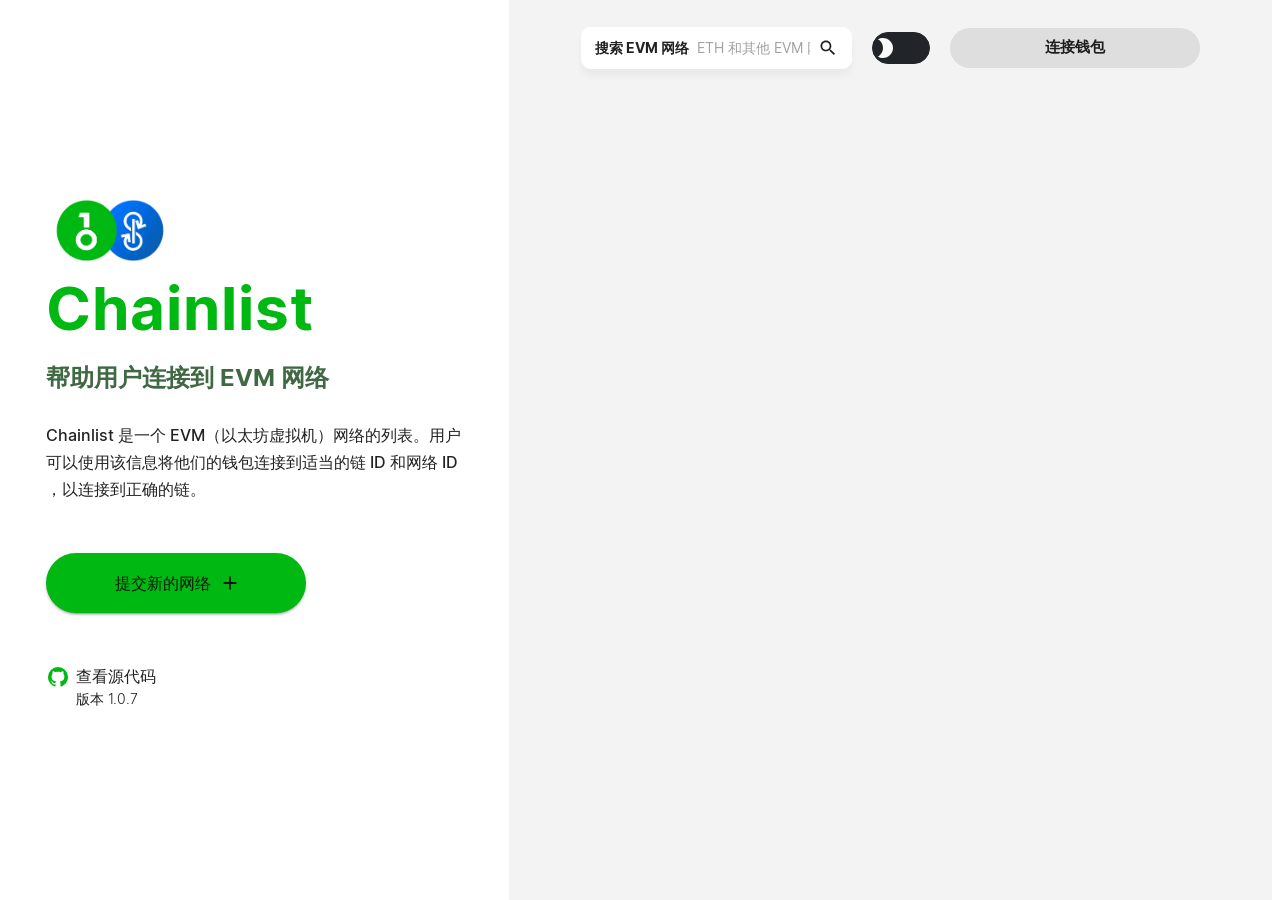
<file: index.html>
<!DOCTYPE html><html lang="en"><head><link rel="stylesheet" href="/fonts/Inter/Inter.css"/><link rel="stylesheet" href="/fonts/Druk/Druk.css"/><meta name="viewport" content="width=device-width"/><meta charSet="utf-8"/><title>OneKey - Chainlist</title><link rel="icon" href="/favicon.png"/><meta name="next-head-count" content="4"/><link rel="preload" href="/_next/static/css/2f26bb9842d84a608fa3.css" as="style"/><link rel="stylesheet" href="/_next/static/css/2f26bb9842d84a608fa3.css" data-n-g=""/><link rel="preload" href="/_next/static/css/fe6871cd99eef76c4191.css" as="style"/><link rel="stylesheet" href="/_next/static/css/fe6871cd99eef76c4191.css" data-n-p=""/><noscript data-n-css=""></noscript><link rel="preload" href="/_next/static/chunks/main-086009e9aed8849c8dfe.js" as="script"/><link rel="preload" href="/_next/static/chunks/webpack-245f049e565ebf942e09.js" as="script"/><link rel="preload" href="/_next/static/chunks/framework.36a632635a728ef34034.js" as="script"/><link rel="preload" href="/_next/static/chunks/061e6b60.aa59003f57ceb96dac91.js" as="script"/><link rel="preload" href="/_next/static/chunks/commons.0b5360498aae0696b851.js" as="script"/><link rel="preload" href="/_next/static/chunks/71247caf95475e3ea7f9a0f8a30beb258b23d005.b3cc2565dcf0814236f6.js" as="script"/><link rel="preload" href="/_next/static/chunks/pages/_app-bf90b496f4bc23774b0b.js" as="script"/><link rel="preload" href="/_next/static/chunks/pages/index-1e2d38e2439dde6bbce4.js" as="script"/><style id="jss-server-side">html {
  box-sizing: border-box;
  -webkit-font-smoothing: antialiased;
  -moz-osx-font-smoothing: grayscale;
}
*, *::before, *::after {
  box-sizing: inherit;
}
strong, b {
  font-weight: 700;
}
body {
  color: rgba(0, 0, 0, 0.87);
  margin: 0;
  font-size: 0.875rem;
  font-family: Inter,Arial,-apple-system,BlinkMacSystemFont,"Segoe UI",Roboto,"Helvetica Neue",sans-serif,"Apple Color Emoji","Segoe UI Emoji","Segoe UI Symbol";
  font-weight: 400;
  line-height: 1.43;
  background-color: #fff;
}
@media print {
  body {
    background-color: #fff;
  }
}
  body::backdrop {
    background-color: #fff;
  }
  .MuiSvgIcon-root {
    fill: currentColor;
    width: 1em;
    height: 1em;
    display: inline-block;
    font-size: 1.5rem;
    transition: fill 200ms cubic-bezier(0.4, 0, 0.2, 1) 0ms;
    flex-shrink: 0;
    user-select: none;
  }
  .MuiSvgIcon-colorPrimary {
    color: #00B812;
  }
  .MuiSvgIcon-colorSecondary {
    color: #DEDEDE;
  }
  .MuiSvgIcon-colorAction {
    color: rgba(0, 0, 0, 0.54);
  }
  .MuiSvgIcon-colorError {
    color: #dc3545;
  }
  .MuiSvgIcon-colorDisabled {
    color: rgba(0, 0, 0, 0.26);
  }
  .MuiSvgIcon-fontSizeInherit {
    font-size: inherit;
  }
  .MuiSvgIcon-fontSizeSmall {
    font-size: 1.25rem;
  }
  .MuiSvgIcon-fontSizeLarge {
    font-size: 2.1875rem;
  }
  .MuiSvgIcon-root-98 {
    fill: currentColor;
    width: 1em;
    height: 1em;
    display: inline-block;
    font-size: 1.5rem;
    transition: fill 200ms cubic-bezier(0.4, 0, 0.2, 1) 0ms;
    flex-shrink: 0;
    user-select: none;
  }
  .MuiSvgIcon-colorPrimary-99 {
    color: #00B812;
  }
  .MuiSvgIcon-colorSecondary-100 {
    color: #f50057;
  }
  .MuiSvgIcon-colorAction-101 {
    color: rgba(0, 0, 0, 0.54);
  }
  .MuiSvgIcon-colorError-102 {
    color: #f44336;
  }
  .MuiSvgIcon-colorDisabled-103 {
    color: rgba(0, 0, 0, 0.26);
  }
  .MuiSvgIcon-fontSizeInherit-104 {
    font-size: inherit;
  }
  .MuiSvgIcon-fontSizeSmall-105 {
    font-size: 1.25rem;
  }
  .MuiSvgIcon-fontSizeLarge-106 {
    font-size: 2.1875rem;
  }
  .MuiPaper-root-1 {
    color: rgba(0, 0, 0, 0.87);
    transition: box-shadow 300ms cubic-bezier(0.4, 0, 0.2, 1) 0ms;
    background-color: #fff;
  }
  .MuiPaper-rounded-2 {
    border-radius: 10px;
  }
  .MuiPaper-outlined-3 {
    border: 1px solid rgba(0, 0, 0, 0.12);
  }
  .MuiPaper-elevation0-4 {
    box-shadow: none;
  }
  .MuiPaper-elevation1-5 {
    box-shadow: 0px 7px 7px #0000000A;;
    -moz-box-shadow: 0px 7px 7px #0000000A;;
    -webkit-box-shadow: 0px 7px 7px #0000000A;;
  }
  .MuiPaper-elevation2-6 {
    box-shadow: 0px 3px 1px -2px rgba(0,0,0,0.2),0px 2px 2px 0px rgba(0,0,0,0.14),0px 1px 5px 0px rgba(0,0,0,0.12);
  }
  .MuiPaper-elevation3-7 {
    box-shadow: 0px 3px 3px -2px rgba(0,0,0,0.2),0px 3px 4px 0px rgba(0,0,0,0.14),0px 1px 8px 0px rgba(0,0,0,0.12);
  }
  .MuiPaper-elevation4-8 {
    box-shadow: 0px 2px 4px -1px rgba(0,0,0,0.2),0px 4px 5px 0px rgba(0,0,0,0.14),0px 1px 10px 0px rgba(0,0,0,0.12);
  }
  .MuiPaper-elevation5-9 {
    box-shadow: 0px 3px 5px -1px rgba(0,0,0,0.2),0px 5px 8px 0px rgba(0,0,0,0.14),0px 1px 14px 0px rgba(0,0,0,0.12);
  }
  .MuiPaper-elevation6-10 {
    box-shadow: 0px 3px 5px -1px rgba(0,0,0,0.2),0px 6px 10px 0px rgba(0,0,0,0.14),0px 1px 18px 0px rgba(0,0,0,0.12);
  }
  .MuiPaper-elevation7-11 {
    box-shadow: 0px 4px 5px -2px rgba(0,0,0,0.2),0px 7px 10px 1px rgba(0,0,0,0.14),0px 2px 16px 1px rgba(0,0,0,0.12);
  }
  .MuiPaper-elevation8-12 {
    box-shadow: 0px 5px 5px -3px rgba(0,0,0,0.2),0px 8px 10px 1px rgba(0,0,0,0.14),0px 3px 14px 2px rgba(0,0,0,0.12);
  }
  .MuiPaper-elevation9-13 {
    box-shadow: 0px 5px 6px -3px rgba(0,0,0,0.2),0px 9px 12px 1px rgba(0,0,0,0.14),0px 3px 16px 2px rgba(0,0,0,0.12);
  }
  .MuiPaper-elevation10-14 {
    box-shadow: 0px 6px 6px -3px rgba(0,0,0,0.2),0px 10px 14px 1px rgba(0,0,0,0.14),0px 4px 18px 3px rgba(0,0,0,0.12);
  }
  .MuiPaper-elevation11-15 {
    box-shadow: 0px 6px 7px -4px rgba(0,0,0,0.2),0px 11px 15px 1px rgba(0,0,0,0.14),0px 4px 20px 3px rgba(0,0,0,0.12);
  }
  .MuiPaper-elevation12-16 {
    box-shadow: 0px 7px 8px -4px rgba(0,0,0,0.2),0px 12px 17px 2px rgba(0,0,0,0.14),0px 5px 22px 4px rgba(0,0,0,0.12);
  }
  .MuiPaper-elevation13-17 {
    box-shadow: 0px 7px 8px -4px rgba(0,0,0,0.2),0px 13px 19px 2px rgba(0,0,0,0.14),0px 5px 24px 4px rgba(0,0,0,0.12);
  }
  .MuiPaper-elevation14-18 {
    box-shadow: 0px 7px 9px -4px rgba(0,0,0,0.2),0px 14px 21px 2px rgba(0,0,0,0.14),0px 5px 26px 4px rgba(0,0,0,0.12);
  }
  .MuiPaper-elevation15-19 {
    box-shadow: 0px 8px 9px -5px rgba(0,0,0,0.2),0px 15px 22px 2px rgba(0,0,0,0.14),0px 6px 28px 5px rgba(0,0,0,0.12);
  }
  .MuiPaper-elevation16-20 {
    box-shadow: 0px 8px 10px -5px rgba(0,0,0,0.2),0px 16px 24px 2px rgba(0,0,0,0.14),0px 6px 30px 5px rgba(0,0,0,0.12);
  }
  .MuiPaper-elevation17-21 {
    box-shadow: 0px 8px 11px -5px rgba(0,0,0,0.2),0px 17px 26px 2px rgba(0,0,0,0.14),0px 6px 32px 5px rgba(0,0,0,0.12);
  }
  .MuiPaper-elevation18-22 {
    box-shadow: 0px 9px 11px -5px rgba(0,0,0,0.2),0px 18px 28px 2px rgba(0,0,0,0.14),0px 7px 34px 6px rgba(0,0,0,0.12);
  }
  .MuiPaper-elevation19-23 {
    box-shadow: 0px 9px 12px -6px rgba(0,0,0,0.2),0px 19px 29px 2px rgba(0,0,0,0.14),0px 7px 36px 6px rgba(0,0,0,0.12);
  }
  .MuiPaper-elevation20-24 {
    box-shadow: 0px 10px 13px -6px rgba(0,0,0,0.2),0px 20px 31px 3px rgba(0,0,0,0.14),0px 8px 38px 7px rgba(0,0,0,0.12);
  }
  .MuiPaper-elevation21-25 {
    box-shadow: 0px 10px 13px -6px rgba(0,0,0,0.2),0px 21px 33px 3px rgba(0,0,0,0.14),0px 8px 40px 7px rgba(0,0,0,0.12);
  }
  .MuiPaper-elevation22-26 {
    box-shadow: 0px 10px 14px -6px rgba(0,0,0,0.2),0px 22px 35px 3px rgba(0,0,0,0.14),0px 8px 42px 7px rgba(0,0,0,0.12);
  }
  .MuiPaper-elevation23-27 {
    box-shadow: 0px 11px 14px -7px rgba(0,0,0,0.2),0px 23px 36px 3px rgba(0,0,0,0.14),0px 9px 44px 8px rgba(0,0,0,0.12);
  }
  .MuiPaper-elevation24-28 {
    box-shadow: 0px 11px 15px -7px rgba(0,0,0,0.2),0px 24px 38px 3px rgba(0,0,0,0.14),0px 9px 46px 8px rgba(0,0,0,0.12);
  }
  .MuiButtonBase-root {
    color: inherit;
    border: 0;
    cursor: pointer;
    margin: 0;
    display: inline-flex;
    outline: 0;
    padding: 0;
    position: relative;
    align-items: center;
    user-select: none;
    border-radius: 0;
    vertical-align: middle;
    -moz-appearance: none;
    justify-content: center;
    text-decoration: none;
    background-color: transparent;
    -webkit-appearance: none;
    -webkit-tap-highlight-color: transparent;
  }
  .MuiButtonBase-root::-moz-focus-inner {
    border-style: none;
  }
  .MuiButtonBase-root.Mui-disabled {
    cursor: default;
    pointer-events: none;
  }
@media print {
  .MuiButtonBase-root {
    color-adjust: exact;
  }
}
  .MuiIconButton-root {
    flex: 0 0 auto;
    color: rgba(0, 0, 0, 0.54);
    padding: 12px;
    overflow: visible;
    font-size: 1.5rem;
    text-align: center;
    transition: background-color 150ms cubic-bezier(0.4, 0, 0.2, 1) 0ms;
    border-radius: 50%;
  }
  .MuiIconButton-root:hover {
    background-color: rgba(0, 0, 0, 0.04);
  }
  .MuiIconButton-root.Mui-disabled {
    color: rgba(0, 0, 0, 0.26);
    background-color: transparent;
  }
@media (hover: none) {
  .MuiIconButton-root:hover {
    background-color: transparent;
  }
}
  .MuiIconButton-edgeStart {
    margin-left: -12px;
  }
  .MuiIconButton-sizeSmall.MuiIconButton-edgeStart {
    margin-left: -3px;
  }
  .MuiIconButton-edgeEnd {
    margin-right: -12px;
  }
  .MuiIconButton-sizeSmall.MuiIconButton-edgeEnd {
    margin-right: -3px;
  }
  .MuiIconButton-colorInherit {
    color: inherit;
  }
  .MuiIconButton-colorPrimary {
    color: #00B812;
  }
  .MuiIconButton-colorPrimary:hover {
    background-color: rgba(0, 184, 18, 0.04);
  }
@media (hover: none) {
  .MuiIconButton-colorPrimary:hover {
    background-color: transparent;
  }
}
  .MuiIconButton-colorSecondary {
    color: #DEDEDE;
  }
  .MuiIconButton-colorSecondary:hover {
    background-color: rgba(222, 222, 222, 0.04);
  }
@media (hover: none) {
  .MuiIconButton-colorSecondary:hover {
    background-color: transparent;
  }
}
  .MuiIconButton-sizeSmall {
    padding: 3px;
    font-size: 1.125rem;
  }
  .MuiIconButton-label {
    width: 100%;
    display: flex;
    align-items: inherit;
    justify-content: inherit;
  }
  .MuiTypography-root {
    margin: 0;
  }
  .MuiTypography-body2 {
    font-size: 0.875rem;
    font-family: Inter,Arial,-apple-system,BlinkMacSystemFont,"Segoe UI",Roboto,"Helvetica Neue",sans-serif,"Apple Color Emoji","Segoe UI Emoji","Segoe UI Symbol";
    font-weight: 400;
    line-height: 1.43;
  }
  .MuiTypography-body1 {
    font-size: 16px;
    font-family: Inter,Arial,-apple-system,BlinkMacSystemFont,"Segoe UI",Roboto,"Helvetica Neue",sans-serif,"Apple Color Emoji","Segoe UI Emoji","Segoe UI Symbol";
    font-weight: 500;
    line-height: 1.7;
  }
@media (max-width:576px) {
  .MuiTypography-body1 {
    font-size: 0.8rem;
  }
}
  .MuiTypography-caption {
    font-size: 0.75rem;
    font-family: Inter,Arial,-apple-system,BlinkMacSystemFont,"Segoe UI",Roboto,"Helvetica Neue",sans-serif,"Apple Color Emoji","Segoe UI Emoji","Segoe UI Symbol";
    font-weight: 400;
    line-height: 1.66;
  }
  .MuiTypography-button {
    font-size: 0.875rem;
    font-family: Inter,Arial,-apple-system,BlinkMacSystemFont,"Segoe UI",Roboto,"Helvetica Neue",sans-serif,"Apple Color Emoji","Segoe UI Emoji","Segoe UI Symbol";
    font-weight: 500;
    line-height: 1.75;
    text-transform: uppercase;
  }
  .MuiTypography-h1 {
    font-size: 60px;
    font-family: "Helvetica Neue", Inter;
    font-weight: 700;
    line-height: 1.167;
    letter-spacing: 1px;
  }
  .MuiTypography-h2 {
    font-size: 24px;
    font-family: Inter,Arial,-apple-system,BlinkMacSystemFont,"Segoe UI",Roboto,"Helvetica Neue",sans-serif,"Apple Color Emoji","Segoe UI Emoji","Segoe UI Symbol";
    font-weight: 700;
    line-height: 1.167;
  }
  .MuiTypography-h3 {
    font-size: 20px;
    font-family: Inter;
    font-weight: 600;
    line-height: 1.167;
  }
  .MuiTypography-h4 {
    font-size: 1.5rem;
    font-family: Inter,Arial,-apple-system,BlinkMacSystemFont,"Segoe UI",Roboto,"Helvetica Neue",sans-serif,"Apple Color Emoji","Segoe UI Emoji","Segoe UI Symbol";
    font-weight: 600;
    line-height: 1.167;
  }
  .MuiTypography-h5 {
    font-size: 15px;
    font-family: Inter,Arial,-apple-system,BlinkMacSystemFont,"Segoe UI",Roboto,"Helvetica Neue",sans-serif,"Apple Color Emoji","Segoe UI Emoji","Segoe UI Symbol";
    font-weight: 700;
    line-height: 1.167;
  }
  .MuiTypography-h6 {
    font-size: 1.5rem;
    font-family: Inter,Arial,-apple-system,BlinkMacSystemFont,"Segoe UI",Roboto,"Helvetica Neue",sans-serif,"Apple Color Emoji","Segoe UI Emoji","Segoe UI Symbol";
    font-weight: 700;
    line-height: 1.167;
    letter-spacing: 2px;
  }
@media (max-width:576px) {
  .MuiTypography-h6 {
    font-size: 1.2rem;
  }
}
  .MuiTypography-subtitle1 {
    font-size: 14px;
    font-family: Inter,Arial,-apple-system,BlinkMacSystemFont,"Segoe UI",Roboto,"Helvetica Neue",sans-serif,"Apple Color Emoji","Segoe UI Emoji","Segoe UI Symbol";
    font-weight: 300;
    line-height: 1.167;
  }
@media (max-width:576px) {
  .MuiTypography-subtitle1 {
    font-size: 0.7rem;
  }
}
  .MuiTypography-subtitle2 {
    font-size: 0.875rem;
    font-family: Inter,Arial,-apple-system,BlinkMacSystemFont,"Segoe UI",Roboto,"Helvetica Neue",sans-serif,"Apple Color Emoji","Segoe UI Emoji","Segoe UI Symbol";
    font-weight: 500;
    line-height: 1.57;
  }
  .MuiTypography-overline {
    font-size: 0.75rem;
    font-family: Inter,Arial,-apple-system,BlinkMacSystemFont,"Segoe UI",Roboto,"Helvetica Neue",sans-serif,"Apple Color Emoji","Segoe UI Emoji","Segoe UI Symbol";
    font-weight: 400;
    line-height: 2.66;
    text-transform: uppercase;
  }
  .MuiTypography-srOnly {
    width: 1px;
    height: 1px;
    overflow: hidden;
    position: absolute;
  }
  .MuiTypography-alignLeft {
    text-align: left;
  }
  .MuiTypography-alignCenter {
    text-align: center;
  }
  .MuiTypography-alignRight {
    text-align: right;
  }
  .MuiTypography-alignJustify {
    text-align: justify;
  }
  .MuiTypography-noWrap {
    overflow: hidden;
    white-space: nowrap;
    text-overflow: ellipsis;
  }
  .MuiTypography-gutterBottom {
    margin-bottom: 0.35em;
  }
  .MuiTypography-paragraph {
    margin-bottom: 16px;
  }
  .MuiTypography-colorInherit {
    color: inherit;
  }
  .MuiTypography-colorPrimary {
    color: #00B812;
  }
  .MuiTypography-colorSecondary {
    color: #DEDEDE;
  }
  .MuiTypography-colorTextPrimary {
    color: rgba(0, 0, 0, 0.87);
  }
  .MuiTypography-colorTextSecondary {
    color: rgba(0, 0, 0, 0.54);
  }
  .MuiTypography-colorError {
    color: #dc3545;
  }
  .MuiTypography-displayInline {
    display: inline;
  }
  .MuiTypography-displayBlock {
    display: block;
  }
  .MuiTypography-root-68 {
    margin: 0;
  }
  .MuiTypography-body2-69 {
    font-size: 0.875rem;
    font-family: Inter,Arial,-apple-system,BlinkMacSystemFont,"Segoe UI",Roboto,"Helvetica Neue",sans-serif,"Apple Color Emoji","Segoe UI Emoji","Segoe UI Symbol";
    font-weight: 400;
    line-height: 1.43;
  }
  .MuiTypography-body1-70 {
    font-size: 12px;
    font-family: Inter,Arial,-apple-system,BlinkMacSystemFont,"Segoe UI",Roboto,"Helvetica Neue",sans-serif,"Apple Color Emoji","Segoe UI Emoji","Segoe UI Symbol";
    font-weight: 400;
    line-height: 1.5;
  }
  .MuiTypography-caption-71 {
    font-size: 0.75rem;
    font-family: Inter,Arial,-apple-system,BlinkMacSystemFont,"Segoe UI",Roboto,"Helvetica Neue",sans-serif,"Apple Color Emoji","Segoe UI Emoji","Segoe UI Symbol";
    font-weight: 400;
    line-height: 1.66;
  }
  .MuiTypography-button-72 {
    font-size: 0.875rem;
    font-family: Inter,Arial,-apple-system,BlinkMacSystemFont,"Segoe UI",Roboto,"Helvetica Neue",sans-serif,"Apple Color Emoji","Segoe UI Emoji","Segoe UI Symbol";
    font-weight: 500;
    line-height: 1.75;
    text-transform: uppercase;
  }
  .MuiTypography-h1-73 {
    font-size: 6rem;
    font-family: Inter,Arial,-apple-system,BlinkMacSystemFont,"Segoe UI",Roboto,"Helvetica Neue",sans-serif,"Apple Color Emoji","Segoe UI Emoji","Segoe UI Symbol";
    font-weight: 300;
    line-height: 1.167;
  }
  .MuiTypography-h2-74 {
    font-size: 3.75rem;
    font-family: Inter,Arial,-apple-system,BlinkMacSystemFont,"Segoe UI",Roboto,"Helvetica Neue",sans-serif,"Apple Color Emoji","Segoe UI Emoji","Segoe UI Symbol";
    font-weight: 300;
    line-height: 1.2;
  }
  .MuiTypography-h3-75 {
    font-size: 3rem;
    font-family: Inter,Arial,-apple-system,BlinkMacSystemFont,"Segoe UI",Roboto,"Helvetica Neue",sans-serif,"Apple Color Emoji","Segoe UI Emoji","Segoe UI Symbol";
    font-weight: 400;
    line-height: 1.167;
  }
  .MuiTypography-h4-76 {
    font-size: 2.125rem;
    font-family: Inter,Arial,-apple-system,BlinkMacSystemFont,"Segoe UI",Roboto,"Helvetica Neue",sans-serif,"Apple Color Emoji","Segoe UI Emoji","Segoe UI Symbol";
    font-weight: 400;
    line-height: 1.235;
  }
  .MuiTypography-h5-77 {
    font-size: 1.5rem;
    font-family: Inter,Arial,-apple-system,BlinkMacSystemFont,"Segoe UI",Roboto,"Helvetica Neue",sans-serif,"Apple Color Emoji","Segoe UI Emoji","Segoe UI Symbol";
    font-weight: 400;
    line-height: 1.334;
  }
  .MuiTypography-h6-78 {
    font-size: 1.25rem;
    font-family: Inter,Arial,-apple-system,BlinkMacSystemFont,"Segoe UI",Roboto,"Helvetica Neue",sans-serif,"Apple Color Emoji","Segoe UI Emoji","Segoe UI Symbol";
    font-weight: 500;
    line-height: 1.6;
  }
  .MuiTypography-subtitle1-79 {
    font-size: 1rem;
    font-family: Inter,Arial,-apple-system,BlinkMacSystemFont,"Segoe UI",Roboto,"Helvetica Neue",sans-serif,"Apple Color Emoji","Segoe UI Emoji","Segoe UI Symbol";
    font-weight: 400;
    line-height: 1.75;
  }
  .MuiTypography-subtitle2-80 {
    font-size: 0.875rem;
    font-family: Inter,Arial,-apple-system,BlinkMacSystemFont,"Segoe UI",Roboto,"Helvetica Neue",sans-serif,"Apple Color Emoji","Segoe UI Emoji","Segoe UI Symbol";
    font-weight: 500;
    line-height: 1.57;
  }
  .MuiTypography-overline-81 {
    font-size: 0.75rem;
    font-family: Inter,Arial,-apple-system,BlinkMacSystemFont,"Segoe UI",Roboto,"Helvetica Neue",sans-serif,"Apple Color Emoji","Segoe UI Emoji","Segoe UI Symbol";
    font-weight: 400;
    line-height: 2.66;
    text-transform: uppercase;
  }
  .MuiTypography-srOnly-82 {
    width: 1px;
    height: 1px;
    overflow: hidden;
    position: absolute;
  }
  .MuiTypography-alignLeft-83 {
    text-align: left;
  }
  .MuiTypography-alignCenter-84 {
    text-align: center;
  }
  .MuiTypography-alignRight-85 {
    text-align: right;
  }
  .MuiTypography-alignJustify-86 {
    text-align: justify;
  }
  .MuiTypography-noWrap-87 {
    overflow: hidden;
    white-space: nowrap;
    text-overflow: ellipsis;
  }
  .MuiTypography-gutterBottom-88 {
    margin-bottom: 0.35em;
  }
  .MuiTypography-paragraph-89 {
    margin-bottom: 16px;
  }
  .MuiTypography-colorInherit-90 {
    color: inherit;
  }
  .MuiTypography-colorPrimary-91 {
    color: #00B812;
  }
  .MuiTypography-colorSecondary-92 {
    color: #f50057;
  }
  .MuiTypography-colorTextPrimary-93 {
    color: rgba(0, 0, 0, 0.87);
  }
  .MuiTypography-colorTextSecondary-94 {
    color: rgba(0, 0, 0, 0.54);
  }
  .MuiTypography-colorError-95 {
    color: #f44336;
  }
  .MuiTypography-displayInline-96 {
    display: inline;
  }
  .MuiTypography-displayBlock-97 {
    display: block;
  }
  .MuiButton-root {
    color: rgba(0, 0, 0, 0.87);
    padding: 6px 16px;
    font-size: 0.875rem;
    min-width: 50px;
    box-sizing: border-box;
    transition: background-color 250ms cubic-bezier(0.4, 0, 0.2, 1) 0ms,box-shadow 250ms cubic-bezier(0.4, 0, 0.2, 1) 0ms,border 250ms cubic-bezier(0.4, 0, 0.2, 1) 0ms;
    font-family: Inter,Arial,-apple-system,BlinkMacSystemFont,"Segoe UI",Roboto,"Helvetica Neue",sans-serif,"Apple Color Emoji","Segoe UI Emoji","Segoe UI Symbol";
    font-weight: 500;
    line-height: 1.75;
    border-radius: 32px;
    text-transform: uppercase;
  }
  .MuiButton-root:hover {
    text-decoration: none;
    background-color: rgba(0, 0, 0, 0.04);
  }
  .MuiButton-root.Mui-disabled {
    color: rgba(0, 0, 0, 0.26);
  }
@media (hover: none) {
  .MuiButton-root:hover {
    background-color: transparent;
  }
}
  .MuiButton-root:hover.Mui-disabled {
    background-color: transparent;
  }
  .MuiButton-label {
    width: 100%;
    display: inherit;
    align-items: inherit;
    text-transform: capitalize;
    justify-content: inherit;
  }
  .MuiButton-text {
    padding: 6px 8px;
  }
  .MuiButton-textPrimary {
    color: #00B812;
  }
  .MuiButton-textPrimary:hover {
    background-color: rgba(0, 184, 18, 0.04);
  }
@media (hover: none) {
  .MuiButton-textPrimary:hover {
    background-color: transparent;
  }
}
  .MuiButton-textSecondary {
    color: #DEDEDE;
  }
  .MuiButton-textSecondary:hover {
    background-color: rgba(222, 222, 222, 0.04);
  }
@media (hover: none) {
  .MuiButton-textSecondary:hover {
    background-color: transparent;
  }
}
  .MuiButton-outlined {
    border: 1px solid rgba(0, 0, 0, 0.23);
    padding: 5px 15px;
  }
  .MuiButton-outlined.Mui-disabled {
    border: 1px solid rgba(0, 0, 0, 0.12);
  }
  .MuiButton-outlinedPrimary {
    color: #00B812;
    border: 1px solid #EAEAEA;
  }
  .MuiButton-outlinedPrimary:hover {
    color: #fff;
    border: 1px solid #00B812;
    background-color: #00B812 !important;
  }
@media (hover: none) {
  .MuiButton-outlinedPrimary:hover {
    background-color: transparent;
  }
}
  .MuiButton-outlinedSecondary {
    color: #DEDEDE;
    border: 1px solid rgba(222, 222, 222, 0.5);
  }
  .MuiButton-outlinedSecondary:hover {
    border: 1px solid #DEDEDE;
    background-color: rgba(222, 222, 222, 0.04);
  }
  .MuiButton-outlinedSecondary.Mui-disabled {
    border: 1px solid rgba(0, 0, 0, 0.26);
  }
@media (hover: none) {
  .MuiButton-outlinedSecondary:hover {
    background-color: transparent;
  }
}
  .MuiButton-contained {
    color: rgba(0, 0, 0, 0.87);
    box-shadow: 0px 3px 1px -2px rgba(0,0,0,0.2),0px 2px 2px 0px rgba(0,0,0,0.14),0px 1px 5px 0px rgba(0,0,0,0.12);
    background-color: #e0e0e0;
  }
  .MuiButton-contained:hover {
    box-shadow: 0px 2px 4px -1px rgba(0,0,0,0.2),0px 4px 5px 0px rgba(0,0,0,0.14),0px 1px 10px 0px rgba(0,0,0,0.12);
    background-color: #d5d5d5;
  }
  .MuiButton-contained.Mui-focusVisible {
    box-shadow: 0px 3px 5px -1px rgba(0,0,0,0.2),0px 6px 10px 0px rgba(0,0,0,0.14),0px 1px 18px 0px rgba(0,0,0,0.12);
  }
  .MuiButton-contained:active {
    box-shadow: 0px 5px 5px -3px rgba(0,0,0,0.2),0px 8px 10px 1px rgba(0,0,0,0.14),0px 3px 14px 2px rgba(0,0,0,0.12);
  }
  .MuiButton-contained.Mui-disabled {
    color: rgba(0, 0, 0, 0.26);
    box-shadow: none;
    background-color: rgba(0, 0, 0, 0.12);
  }
@media (hover: none) {
  .MuiButton-contained:hover {
    box-shadow: 0px 3px 1px -2px rgba(0,0,0,0.2),0px 2px 2px 0px rgba(0,0,0,0.14),0px 1px 5px 0px rgba(0,0,0,0.12);
    background-color: #e0e0e0;
  }
}
  .MuiButton-contained:hover.Mui-disabled {
    background-color: rgba(0, 0, 0, 0.12);
  }
  .MuiButton-containedPrimary {
    color: rgba(0, 0, 0, 0.87);
    background-color: #00B812;
  }
  .MuiButton-containedPrimary:hover {
    background-color: rgb(0, 128, 12);
  }
@media (hover: none) {
  .MuiButton-containedPrimary:hover {
    background-color: #00B812;
  }
}
  .MuiButton-containedSecondary {
    color: rgba(0, 0, 0, 0.87);
    background-color: #DEDEDE;
  }
  .MuiButton-containedSecondary:hover {
    background-color: rgb(155, 155, 155);
  }
@media (hover: none) {
  .MuiButton-containedSecondary:hover {
    background-color: #DEDEDE;
  }
}
  .MuiButton-disableElevation {
    box-shadow: none;
  }
  .MuiButton-disableElevation:hover {
    box-shadow: none;
  }
  .MuiButton-disableElevation.Mui-focusVisible {
    box-shadow: none;
  }
  .MuiButton-disableElevation:active {
    box-shadow: none;
  }
  .MuiButton-disableElevation.Mui-disabled {
    box-shadow: none;
  }
  .MuiButton-colorInherit {
    color: inherit;
    border-color: currentColor;
  }
  .MuiButton-textSizeSmall {
    padding: 4px 5px;
    font-size: 0.8125rem;
  }
  .MuiButton-textSizeLarge {
    padding: 8px 11px;
    font-size: 2.4rem;
  }
@media (max-width:576px) {
  .MuiButton-textSizeLarge {
    font-size: 2rem;
  }
}
  .MuiButton-outlinedSizeSmall {
    padding: 6px 9px;
    font-size: 0.7rem;
  }
@media (max-width:576px) {
  .MuiButton-outlinedSizeSmall {
    padding: 3px 0px;
  }
}
  .MuiButton-outlinedSizeLarge {
    padding: 7px 21px;
    font-size: 0.9375rem;
  }
  .MuiButton-containedSizeSmall {
    padding: 4px 10px;
    font-size: 0.8125rem;
  }
  .MuiButton-containedSizeLarge {
    padding: 8px 22px;
    font-size: 0.9375rem;
  }
  .MuiButton-sizeLarge {
    width: 260px;
    height: 60px;
    border-radius: 50px;
  }
  .MuiButton-fullWidth {
    width: 100%;
  }
  .MuiButton-startIcon {
    display: inherit;
    margin-left: -4px;
    margin-right: 8px;
  }
  .MuiButton-startIcon.MuiButton-iconSizeSmall {
    margin-left: -2px;
  }
  .MuiButton-endIcon {
    display: inherit;
    margin-left: 8px;
    margin-right: -4px;
  }
  .MuiButton-endIcon.MuiButton-iconSizeSmall {
    margin-right: -2px;
  }
  .MuiButton-iconSizeSmall > *:first-child {
    font-size: 18px;
  }
  .MuiButton-iconSizeMedium > *:first-child {
    font-size: 20px;
  }
  .MuiButton-iconSizeLarge > *:first-child {
    font-size: 22px;
  }
  .jss117 {
    padding: 9px;
  }
  .jss120 {
    top: 0;
    left: 0;
    width: 100%;
    cursor: inherit;
    height: 100%;
    margin: 0;
    opacity: 0;
    padding: 0;
    z-index: 1;
    position: absolute;
  }
@keyframes mui-auto-fill {}
@keyframes mui-auto-fill-cancel {}
  .MuiInputBase-root-46 {
    color: rgba(0, 0, 0, 0.87);
    cursor: text;
    display: inline-flex;
    position: relative;
    font-size: 12px;
    box-sizing: border-box;
    align-items: center;
    font-family: Inter,Arial,-apple-system,BlinkMacSystemFont,"Segoe UI",Roboto,"Helvetica Neue",sans-serif,"Apple Color Emoji","Segoe UI Emoji","Segoe UI Symbol";
    font-weight: 400;
    line-height: 1.1876em;
  }
  .MuiInputBase-root-46.Mui-disabled {
    color: rgba(0, 0, 0, 0.38);
    cursor: default;
  }
  .MuiInputBase-multiline-51 {
    padding: 6px 0 7px;
  }
  .MuiInputBase-multiline-51.MuiInputBase-marginDense-50 {
    padding-top: 3px;
  }
  .MuiInputBase-fullWidth-53 {
    width: 100%;
  }
  .MuiInputBase-input-54 {
    font: inherit;
    color: currentColor;
    width: 100%;
    border: 0;
    height: 1.1876em;
    margin: 0;
    display: block;
    padding: 6px 0 7px;
    font-size: 14px;
    min-width: 0;
    background: none;
    box-sizing: content-box;
    animation-name: mui-auto-fill-cancel;
    letter-spacing: inherit;
    animation-duration: 10ms;
    -webkit-tap-highlight-color: transparent;
  }
  .MuiInputBase-input-54::-webkit-input-placeholder {
    color: currentColor;
    opacity: 0.42;
    transition: opacity 200ms cubic-bezier(0.4, 0, 0.2, 1) 0ms;
  }
  .MuiInputBase-input-54::-moz-placeholder {
    color: currentColor;
    opacity: 0.42;
    transition: opacity 200ms cubic-bezier(0.4, 0, 0.2, 1) 0ms;
  }
  .MuiInputBase-input-54:-ms-input-placeholder {
    color: currentColor;
    opacity: 0.42;
    transition: opacity 200ms cubic-bezier(0.4, 0, 0.2, 1) 0ms;
  }
  .MuiInputBase-input-54::-ms-input-placeholder {
    color: currentColor;
    opacity: 0.42;
    transition: opacity 200ms cubic-bezier(0.4, 0, 0.2, 1) 0ms;
  }
  .MuiInputBase-input-54:focus {
    outline: 0;
  }
  .MuiInputBase-input-54:invalid {
    box-shadow: none;
  }
  .MuiInputBase-input-54::-webkit-search-decoration {
    -webkit-appearance: none;
  }
  .MuiInputBase-input-54.Mui-disabled {
    opacity: 1;
  }
  .MuiInputBase-input-54:-webkit-autofill {
    animation-name: mui-auto-fill;
    animation-duration: 5000s;
  }
  label[data-shrink=false] + .MuiInputBase-formControl-47 .MuiInputBase-input-54::-webkit-input-placeholder {
    opacity: 0 !important;
  }
  label[data-shrink=false] + .MuiInputBase-formControl-47 .MuiInputBase-input-54::-moz-placeholder {
    opacity: 0 !important;
  }
  label[data-shrink=false] + .MuiInputBase-formControl-47 .MuiInputBase-input-54:-ms-input-placeholder {
    opacity: 0 !important;
  }
  label[data-shrink=false] + .MuiInputBase-formControl-47 .MuiInputBase-input-54::-ms-input-placeholder {
    opacity: 0 !important;
  }
  label[data-shrink=false] + .MuiInputBase-formControl-47 .MuiInputBase-input-54:focus::-webkit-input-placeholder {
    opacity: 0.42;
  }
  label[data-shrink=false] + .MuiInputBase-formControl-47 .MuiInputBase-input-54:focus::-moz-placeholder {
    opacity: 0.42;
  }
  label[data-shrink=false] + .MuiInputBase-formControl-47 .MuiInputBase-input-54:focus:-ms-input-placeholder {
    opacity: 0.42;
  }
  label[data-shrink=false] + .MuiInputBase-formControl-47 .MuiInputBase-input-54:focus::-ms-input-placeholder {
    opacity: 0.42;
  }
  .MuiInputBase-inputMarginDense-55 {
    padding-top: 3px;
  }
  .MuiInputBase-inputMultiline-56 {
    height: auto;
    resize: none;
    padding: 0;
  }
  .MuiInputBase-inputTypeSearch-57 {
    -moz-appearance: textfield;
    -webkit-appearance: textfield;
  }
  .MuiFormControl-root-30 {
    border: 0;
    margin: 0;
    display: inline-flex;
    padding: 0;
    position: relative;
    min-width: 0;
    flex-direction: column;
    vertical-align: top;
  }
  .MuiFormControl-marginNormal-31 {
    margin-top: 16px;
    margin-bottom: 8px;
  }
  .MuiFormControl-marginDense-32 {
    margin-top: 8px;
    margin-bottom: 4px;
  }
  .MuiFormControl-fullWidth-33 {
    width: 100%;
  }
  .MuiInputAdornment-root-61 {
    height: 0.01em;
    display: flex;
    max-height: 2em;
    align-items: center;
    white-space: nowrap;
  }
  .MuiInputAdornment-filled-62.MuiInputAdornment-positionStart-63:not(.MuiInputAdornment-hiddenLabel-66) {
    margin-top: 16px;
  }
  .MuiInputAdornment-positionStart-63 {
    margin-right: 8px;
  }
  .MuiInputAdornment-positionEnd-64 {
    margin-left: 8px;
  }
  .MuiInputAdornment-disablePointerEvents-65 {
    pointer-events: none;
  }
  .jss107 {
    top: -5px;
    left: 0;
    right: 0;
    bottom: 0;
    margin: 0;
    padding: 0 8px;
    overflow: hidden;
    position: absolute;
    border-style: solid;
    border-width: 1px;
    border-radius: inherit;
    pointer-events: none;
  }
  .jss108 {
    padding: 0;
    text-align: left;
    transition: width 150ms cubic-bezier(0.0, 0, 0.2, 1) 0ms;
    line-height: 11px;
  }
  .jss109 {
    width: auto;
    height: 11px;
    display: block;
    padding: 0;
    font-size: 0.75em;
    max-width: 0.01px;
    text-align: left;
    transition: max-width 50ms cubic-bezier(0.0, 0, 0.2, 1) 0ms;
    visibility: hidden;
  }
  .jss109 > span {
    display: inline-block;
    padding-left: 5px;
    padding-right: 5px;
  }
  .jss110 {
    max-width: 1000px;
    transition: max-width 100ms cubic-bezier(0.0, 0, 0.2, 1) 50ms;
  }
  .MuiOutlinedInput-root-34 {
    position: relative;
    border-radius: 10px;
  }
  .MuiOutlinedInput-root-34:hover .MuiOutlinedInput-notchedOutline-40 {
    border-color: rgba(0, 0, 0, 0.87);
  }
@media (hover: none) {
  .MuiOutlinedInput-root-34:hover .MuiOutlinedInput-notchedOutline-40 {
    border-color: rgba(0, 0, 0, 0.23);
  }
}
  .MuiOutlinedInput-root-34.Mui-focused .MuiOutlinedInput-notchedOutline-40 {
    border-color: #00B812;
    border-width: 2px;
  }
  .MuiOutlinedInput-root-34.Mui-error .MuiOutlinedInput-notchedOutline-40 {
    border-color: #f44336;
  }
  .MuiOutlinedInput-root-34.Mui-disabled .MuiOutlinedInput-notchedOutline-40 {
    border-color: rgba(0, 0, 0, 0.26);
  }
  .MuiOutlinedInput-colorSecondary-35.Mui-focused .MuiOutlinedInput-notchedOutline-40 {
    border-color: #f50057;
  }
  .MuiOutlinedInput-adornedStart-36 {
    padding-left: 14px;
  }
  .MuiOutlinedInput-adornedEnd-37 {
    padding-right: 14px;
  }
  .MuiOutlinedInput-multiline-39 {
    padding: 18.5px 14px;
  }
  .MuiOutlinedInput-multiline-39.MuiOutlinedInput-marginDense-38 {
    padding-top: 10.5px;
    padding-bottom: 10.5px;
  }
  .MuiOutlinedInput-notchedOutline-40 {
    border-color: #FFF;
  }
  .MuiOutlinedInput-input-41 {
    padding: 12.5px 14px;
  }
  .MuiOutlinedInput-input-41:-webkit-autofill {
    border-radius: inherit;
  }
  .MuiOutlinedInput-inputMarginDense-42 {
    padding-top: 10.5px;
    padding-bottom: 10.5px;
  }
  .MuiOutlinedInput-inputMultiline-43 {
    padding: 0;
  }
  .MuiOutlinedInput-inputAdornedStart-44 {
    padding-left: 0;
  }
  .MuiOutlinedInput-inputAdornedEnd-45 {
    padding-right: 0;
  }
  .MuiSwitch-root {
    width: 58px;
    height: 38px;
    display: inline-flex;
    padding: 12px;
    z-index: 0;
    overflow: hidden;
    position: relative;
    box-sizing: border-box;
    flex-shrink: 0;
    vertical-align: middle;
  }
@media print {
  .MuiSwitch-root {
    color-adjust: exact;
  }
}
  .MuiSwitch-edgeStart {
    margin-left: -8px;
  }
  .MuiSwitch-edgeEnd {
    margin-right: -8px;
  }
  .MuiSwitch-switchBase {
    top: 0;
    left: 0;
    color: #fafafa;
    z-index: 1;
    position: absolute;
    transition: left 150ms cubic-bezier(0.4, 0, 0.2, 1) 0ms,transform 150ms cubic-bezier(0.4, 0, 0.2, 1) 0ms;
  }
  .MuiSwitch-switchBase.Mui-checked {
    transform: translateX(20px);
  }
  .MuiSwitch-switchBase.Mui-disabled {
    color: #bdbdbd;
  }
  .MuiSwitch-switchBase.Mui-checked + .MuiSwitch-track {
    opacity: 0.5;
  }
  .MuiSwitch-switchBase.Mui-disabled + .MuiSwitch-track {
    opacity: 0.12;
  }
  .MuiSwitch-colorPrimary.Mui-checked {
    color: #00B812;
  }
  .MuiSwitch-colorPrimary.Mui-disabled {
    color: #bdbdbd;
  }
  .MuiSwitch-colorPrimary.Mui-checked + .MuiSwitch-track {
    background-color: #00B812;
  }
  .MuiSwitch-colorPrimary.Mui-disabled + .MuiSwitch-track {
    background-color: #000;
  }
  .MuiSwitch-colorPrimary.Mui-checked:hover {
    background-color: rgba(0, 184, 18, 0.04);
  }
@media (hover: none) {
  .MuiSwitch-colorPrimary.Mui-checked:hover {
    background-color: transparent;
  }
}
  .MuiSwitch-colorSecondary.Mui-checked {
    color: #DEDEDE;
  }
  .MuiSwitch-colorSecondary.Mui-disabled {
    color: #bdbdbd;
  }
  .MuiSwitch-colorSecondary.Mui-checked + .MuiSwitch-track {
    background-color: #DEDEDE;
  }
  .MuiSwitch-colorSecondary.Mui-disabled + .MuiSwitch-track {
    background-color: #000;
  }
  .MuiSwitch-colorSecondary.Mui-checked:hover {
    background-color: rgba(222, 222, 222, 0.04);
  }
@media (hover: none) {
  .MuiSwitch-colorSecondary.Mui-checked:hover {
    background-color: transparent;
  }
}
  .MuiSwitch-sizeSmall {
    width: 40px;
    height: 24px;
    padding: 7px;
  }
  .MuiSwitch-sizeSmall .MuiSwitch-thumb {
    width: 16px;
    height: 16px;
  }
  .MuiSwitch-sizeSmall .MuiSwitch-switchBase {
    padding: 4px;
  }
  .MuiSwitch-sizeSmall .MuiSwitch-switchBase.Mui-checked {
    transform: translateX(16px);
  }
  .MuiSwitch-input {
    left: -100%;
    width: 300%;
  }
  .MuiSwitch-thumb {
    width: 20px;
    height: 20px;
    box-shadow: 0px 2px 1px -1px rgba(0,0,0,0.2),0px 1px 1px 0px rgba(0,0,0,0.14),0px 1px 3px 0px rgba(0,0,0,0.12);
    border-radius: 50%;
    background-color: currentColor;
  }
  .MuiSwitch-track {
    width: 100%;
    height: 100%;
    opacity: 0.38;
    z-index: -1;
    transition: opacity 150ms cubic-bezier(0.4, 0, 0.2, 1) 0ms,background-color 150ms cubic-bezier(0.4, 0, 0.2, 1) 0ms;
    border-radius: 7px;
    background-color: #000;
  }


  .jss111 {
    width: 58px;
    height: 32px;
    margin: 8px;
    padding: 0;
  }
  .jss112 {
    padding: 1px;
  }
  .jss112.jss115 {
    color: #212529;
    transform: translateX(28px);
  }
  .jss112.jss116 .jss113 {
    color: #ffffff;
    border: 6px solid #fff;
  }
  .jss112.jss115 + .jss114 {
    opacity: 1;
    background-color: #ffffff;
  }
  .jss113 {
    width: 24px;
    height: 24px;
  }
  .jss114 {
    border: 1px solid #212529;
    opacity: 1;
    transition: background-color 300ms cubic-bezier(0.4, 0, 0.2, 1) 0ms,border 300ms cubic-bezier(0.4, 0, 0.2, 1) 0ms;
    border-radius: 16px;
    background-color: #212529;
  }</style></head><body><div id="__next"><div class="Home_container__1EcsU"><main class="Home_main__1x8gC"><div class="index_container__3XRMM"><div class="index_copyContainer__QxOEB"><div class="index_copyCentered__1i7jh"><img class="fit-picture" src="/logo-hero.png" alt="OneKey and Chainlist Logo" width="128"/><h1 class="MuiTypography-root index_chainListSpacing__13JPS MuiTypography-h1"><span class="index_helpingUnderline__3FfU9">Chainlist</span></h1><h2 class="MuiTypography-root index_helpingParagraph__16_y6 MuiTypography-h2">帮助用户连接到 EVM 网络</h2><p class="MuiTypography-root index_subTitle__2D0Px MuiTypography-body1">Chainlist 是一个 EVM（以太坊虚拟机）网络的列表。用户可以使用该信息将他们的钱包连接到适当的链 ID 和网络 ID ，以连接到正确的链。</p><button class="MuiButtonBase-root MuiButton-root MuiButton-contained index_addNetworkButton__11zCN MuiButton-containedPrimary MuiButton-containedSizeLarge MuiButton-sizeLarge" tabindex="0" type="button"><span class="MuiButton-label"><p class="MuiTypography-root index_buttonLabel__2xCmW MuiTypography-body1">提交新的网络</p><span class="MuiButton-endIcon MuiButton-iconSizeLarge"><svg class="MuiSvgIcon-root" focusable="false" viewBox="0 0 24 24" aria-hidden="true"><path d="M19 13h-6v6h-2v-6H5v-2h6V5h2v6h6v2z"></path></svg></span></span></button><div class="index_socials__1FE_7"><a class="index_socialButton__3OYi7" href="https://github.com/OneKeyHQ/networklist-org" target="_blank" rel="noopener noreferrer"><svg version="1.1" width="24" height="24" viewBox="0 0 24 24"><path fill="#00B812" d="M12,2A10,10 0 0,0 2,12C2,16.42 4.87,20.17 8.84,21.5C9.34,21.58 9.5,21.27 9.5,21C9.5,20.77 9.5,20.14 9.5,19.31C6.73,19.91 6.14,17.97 6.14,17.97C5.68,16.81 5.03,16.5 5.03,16.5C4.12,15.88 5.1,15.9 5.1,15.9C6.1,15.97 6.63,16.93 6.63,16.93C7.5,18.45 8.97,18 9.54,17.76C9.63,17.11 9.89,16.67 10.17,16.42C7.95,16.17 5.62,15.31 5.62,11.5C5.62,10.39 6,9.5 6.65,8.79C6.55,8.54 6.2,7.5 6.75,6.15C6.75,6.15 7.59,5.88 9.5,7.17C10.29,6.95 11.15,6.84 12,6.84C12.85,6.84 13.71,6.95 14.5,7.17C16.41,5.88 17.25,6.15 17.25,6.15C17.8,7.5 17.45,8.54 17.35,8.79C18,9.5 18.38,10.39 18.38,11.5C18.38,15.32 16.04,16.16 13.81,16.41C14.17,16.72 14.5,17.33 14.5,18.26C14.5,19.6 14.5,20.68 14.5,21C14.5,21.27 14.66,21.59 15.17,21.5C19.14,20.16 22,16.42 22,12A10,10 0 0,0 12,2Z"></path></svg><p class="MuiTypography-root index_sourceCode__1IWux MuiTypography-body1">查看源代码</p></a><h6 class="MuiTypography-root index_version__17jcn MuiTypography-subtitle1">版本 1.0.7</h6></div></div></div><div class="index_listContainer__2SlIv"><div class="index_headerContainer__2yacR"><div class="index_filterRow__NIl6M"><div class="MuiPaper-root-1 index_searchPaper__3BWjE MuiPaper-elevation1-5 MuiPaper-rounded-2"><div class="MuiFormControl-root-30 MuiTextField-root-29 index_searchContainer__1UU4h MuiFormControl-fullWidth-33"><div class="MuiInputBase-root-46 MuiOutlinedInput-root-34 MuiInputBase-fullWidth-53 MuiInputBase-formControl-47 MuiInputBase-adornedStart-48 MuiOutlinedInput-adornedStart-36 MuiInputBase-adornedEnd-49 MuiOutlinedInput-adornedEnd-37"><div class="MuiInputAdornment-root-61 MuiInputAdornment-positionStart-63"><p class="MuiTypography-root-68 index_searchInputAdnornment__2sErQ MuiTypography-body1-70">搜索 EVM 网络</p></div><input type="text" aria-invalid="false" placeholder="ETH 和其他 EVM 网络..." value="" class="MuiInputBase-input-54 MuiOutlinedInput-input-41 MuiInputBase-inputAdornedStart-58 MuiOutlinedInput-inputAdornedStart-44 MuiInputBase-inputAdornedEnd-59 MuiOutlinedInput-inputAdornedEnd-45"/><div class="MuiInputAdornment-root-61 MuiInputAdornment-positionEnd-64"><svg class="MuiSvgIcon-root-98 MuiSvgIcon-fontSizeSmall-105" focusable="false" viewBox="0 0 24 24" aria-hidden="true"><path d="M15.5 14h-.79l-.28-.27C15.41 12.59 16 11.11 16 9.5 16 5.91 13.09 3 9.5 3S3 5.91 3 9.5 5.91 16 9.5 16c1.61 0 3.09-.59 4.23-1.57l.27.28v.79l5 4.99L20.49 19l-4.99-5zm-6 0C7.01 14 5 11.99 5 9.5S7.01 5 9.5 5 14 7.01 14 9.5 11.99 14 9.5 14z"></path></svg></div><fieldset aria-hidden="true" style="padding-left:8px" class="jss107 MuiOutlinedInput-notchedOutline-40"><legend class="jss108" style="width:0.01px"><span>&#8203;</span></legend></fieldset></div></div></div></div><div class="header_headerContainer__1BLau"><div class="header_themeSelectContainer__39-WY"><span class="MuiSwitch-root jss111"><span class="MuiButtonBase-root MuiIconButton-root jss117 MuiSwitch-switchBase jss112 MuiSwitch-colorSecondary" aria-disabled="false"><span class="MuiIconButton-label"><input type="checkbox" class="jss120 MuiSwitch-input"/><svg class="MuiSvgIcon-root header_switchIcon__1Tg6n" focusable="false" viewBox="0 0 24 24" aria-hidden="true"><path d="M10 2c-1.82 0-3.53.5-5 1.35C7.99 5.08 10 8.3 10 12s-2.01 6.92-5 8.65C6.47 21.5 8.18 22 10 22c5.52 0 10-4.48 10-10S15.52 2 10 2z"></path></svg></span></span><span class="MuiSwitch-track jss114"></span></span></div><button class="MuiButtonBase-root MuiButton-root MuiButton-contained header_accountButton__rknsE MuiButton-containedSecondary MuiButton-disableElevation" tabindex="0" type="button"><span class="MuiButton-label"><h5 class="MuiTypography-root MuiTypography-h5">连接钱包</h5></span></button></div></div><div class="index_cardsContainer__3mwuz"></div></div></div></main></div><div></div></div><script id="__NEXT_DATA__" type="application/json">{"props":{"pageProps":{}},"page":"/","query":{},"buildId":"n3xKbwgJoNlqRHBgt_gM8","nextExport":true,"autoExport":true,"isFallback":false}</script><script nomodule="" src="/_next/static/chunks/polyfills-d84f5aa3fe98685a5c1e.js"></script><script src="/_next/static/chunks/main-086009e9aed8849c8dfe.js" async=""></script><script src="/_next/static/chunks/webpack-245f049e565ebf942e09.js" async=""></script><script src="/_next/static/chunks/framework.36a632635a728ef34034.js" async=""></script><script src="/_next/static/chunks/061e6b60.aa59003f57ceb96dac91.js" async=""></script><script src="/_next/static/chunks/commons.0b5360498aae0696b851.js" async=""></script><script src="/_next/static/chunks/71247caf95475e3ea7f9a0f8a30beb258b23d005.b3cc2565dcf0814236f6.js" async=""></script><script src="/_next/static/chunks/pages/_app-bf90b496f4bc23774b0b.js" async=""></script><script src="/_next/static/chunks/pages/index-1e2d38e2439dde6bbce4.js" async=""></script><script src="/_next/static/n3xKbwgJoNlqRHBgt_gM8/_buildManifest.js" async=""></script><script src="/_next/static/n3xKbwgJoNlqRHBgt_gM8/_ssgManifest.js" async=""></script></body></html>
</file>
<file: fonts/Inter/Inter.css>
@font-face {
  font-family: 'Inter';
  font-style:  normal;
  font-weight: 100;
  font-display: swap;
  src: url("Inter-Thin.woff2?v=3.17") format("woff2"),
       url("Inter-Thin.woff?v=3.17") format("woff");
}
@font-face {
  font-family: 'Inter';
  font-style:  italic;
  font-weight: 100;
  font-display: swap;
  src: url("Inter-ThinItalic.woff2?v=3.17") format("woff2"),
       url("Inter-ThinItalic.woff?v=3.17") format("woff");
}

@font-face {
  font-family: 'Inter';
  font-style:  normal;
  font-weight: 200;
  font-display: swap;
  src: url("Inter-ExtraLight.woff2?v=3.17") format("woff2"),
       url("Inter-ExtraLight.woff?v=3.17") format("woff");
}
@font-face {
  font-family: 'Inter';
  font-style:  italic;
  font-weight: 200;
  font-display: swap;
  src: url("Inter-ExtraLightItalic.woff2?v=3.17") format("woff2"),
       url("Inter-ExtraLightItalic.woff?v=3.17") format("woff");
}

@font-face {
  font-family: 'Inter';
  font-style:  normal;
  font-weight: 300;
  font-display: swap;
  src: url("Inter-Light.woff2?v=3.17") format("woff2"),
       url("Inter-Light.woff?v=3.17") format("woff");
}
@font-face {
  font-family: 'Inter';
  font-style:  italic;
  font-weight: 300;
  font-display: swap;
  src: url("Inter-LightItalic.woff2?v=3.17") format("woff2"),
       url("Inter-LightItalic.woff?v=3.17") format("woff");
}

@font-face {
  font-family: 'Inter';
  font-style:  normal;
  font-weight: 400;
  font-display: swap;
  src: url("Inter-Regular.woff2?v=3.17") format("woff2"),
       url("Inter-Regular.woff?v=3.17") format("woff");
}
@font-face {
  font-family: 'Inter';
  font-style:  italic;
  font-weight: 400;
  font-display: swap;
  src: url("Inter-Italic.woff2?v=3.17") format("woff2"),
       url("Inter-Italic.woff?v=3.17") format("woff");
}

@font-face {
  font-family: 'Inter';
  font-style:  normal;
  font-weight: 500;
  font-display: swap;
  src: url("Inter-Medium.woff2?v=3.17") format("woff2"),
       url("Inter-Medium.woff?v=3.17") format("woff");
}
@font-face {
  font-family: 'Inter';
  font-style:  italic;
  font-weight: 500;
  font-display: swap;
  src: url("Inter-MediumItalic.woff2?v=3.17") format("woff2"),
       url("Inter-MediumItalic.woff?v=3.17") format("woff");
}

@font-face {
  font-family: 'Inter';
  font-style:  normal;
  font-weight: 600;
  font-display: swap;
  src: url("Inter-SemiBold.woff2?v=3.17") format("woff2"),
       url("Inter-SemiBold.woff?v=3.17") format("woff");
}
@font-face {
  font-family: 'Inter';
  font-style:  italic;
  font-weight: 600;
  font-display: swap;
  src: url("Inter-SemiBoldItalic.woff2?v=3.17") format("woff2"),
       url("Inter-SemiBoldItalic.woff?v=3.17") format("woff");
}

@font-face {
  font-family: 'Inter';
  font-style:  normal;
  font-weight: 700;
  font-display: swap;
  src: url("Inter-Bold.woff2?v=3.17") format("woff2"),
       url("Inter-Bold.woff?v=3.17") format("woff");
}
@font-face {
  font-family: 'Inter';
  font-style:  italic;
  font-weight: 700;
  font-display: swap;
  src: url("Inter-BoldItalic.woff2?v=3.17") format("woff2"),
       url("Inter-BoldItalic.woff?v=3.17") format("woff");
}

@font-face {
  font-family: 'Inter';
  font-style:  normal;
  font-weight: 800;
  font-display: swap;
  src: url("Inter-ExtraBold.woff2?v=3.17") format("woff2"),
       url("Inter-ExtraBold.woff?v=3.17") format("woff");
}
@font-face {
  font-family: 'Inter';
  font-style:  italic;
  font-weight: 800;
  font-display: swap;
  src: url("Inter-ExtraBoldItalic.woff2?v=3.17") format("woff2"),
       url("Inter-ExtraBoldItalic.woff?v=3.17") format("woff");
}

@font-face {
  font-family: 'Inter';
  font-style:  normal;
  font-weight: 900;
  font-display: swap;
  src: url("Inter-Black.woff2?v=3.17") format("woff2"),
       url("Inter-Black.woff?v=3.17") format("woff");
}
@font-face {
  font-family: 'Inter';
  font-style:  italic;
  font-weight: 900;
  font-display: swap;
  src: url("Inter-BlackItalic.woff2?v=3.17") format("woff2"),
       url("Inter-BlackItalic.woff?v=3.17") format("woff");
}

/* -------------------------------------------------------
Variable font.
Usage:

  html { font-family: 'Inter', sans-serif; }
  @supports (font-variation-settings: normal) {
    html { font-family: 'Inter var', sans-serif; }
  }
*/
@font-face {
  font-family: 'Inter var';
  font-weight: 100 900;
  font-display: swap;
  font-style: normal;
  font-named-instance: 'Regular';
  src: url("Inter-roman.var.woff2?v=3.17") format("woff2");
}
@font-face {
  font-family: 'Inter var';
  font-weight: 100 900;
  font-display: swap;
  font-style: italic;
  font-named-instance: 'Italic';
  src: url("Inter-italic.var.woff2?v=3.17") format("woff2");
}


/* --------------------------------------------------------------------------
[EXPERIMENTAL] Multi-axis, single variable font.

Slant axis is not yet widely supported (as of February 2019) and thus this
multi-axis single variable font is opt-in rather than the default.

When using this, you will probably need to set font-variation-settings
explicitly, e.g.

  * { font-variation-settings: "slnt" 0deg }
  .italic { font-variation-settings: "slnt" 10deg }

*/
@font-face {
  font-family: 'Inter var experimental';
  font-weight: 100 900;
  font-display: swap;
  font-style: oblique 0deg 10deg;
  src: url("Inter.var.woff2?v=3.17") format("woff2");
}
</file>
<file: fonts/Druk/Druk.css>
@font-face {
  font-family: "Druk Wide Bold";
  src: url("/fonts/Druk/Druk Wide Bold.ttf");
  font-style: normal;
  font-weight: 400;
  font-display: swap;
}
</file>
<file: _next/static/css/2f26bb9842d84a608fa3.css>
body,html{padding:0;margin:0;font-family:-apple-system,BlinkMacSystemFont,Segoe UI,Roboto,Oxygen,Ubuntu,Cantarell,Fira Sans,Droid Sans,Helvetica Neue,sans-serif}a{color:inherit;text-decoration:none}*{-moz-box-sizing:border-box;box-sizing:border-box}
</file>
<file: _next/static/css/fe6871cd99eef76c4191.css>
.chain_chainContainer__3wy6X{width:100%;border-radius:10px;padding:30px}.chain_addButton__2g-8L{width:100%;display:-webkit-flex;display:flex;-webkit-justify-content:center;justify-content:center}.chain_chainInfoContainer__2D1SS{display:-webkit-flex;display:flex;-webkit-align-items:flex-start;align-items:flex-start;margin-left:52px;margin-bottom:20px}.chain_dataPoint__2ZzE7{-webkit-flex:1 1;flex:1 1}.chain_dataPointHeader__1VkGU{padding-bottom:7px}.chain_avatar__IuyLp{margin-right:24px}.chain_chainNameContainer__135xQ{display:-webkit-flex;display:flex;-webkit-align-items:center;align-items:center;-webkit-justify-content:flex-start;justify-content:flex-start;width:100%;margin-bottom:12px!important}.multichain_chainContainer__1xjas{width:100%;border-radius:10px;background:#0074de!important;display:-webkit-flex;display:flex;-webkit-flex-direction:column;flex-direction:column;grid-column-start:3;grid-column-end:4;grid-row-start:2;grid-row-end:4}.multichain_tryButton__1Sptc{width:100%;display:-webkit-flex;display:flex;-webkit-justify-content:center;justify-content:center}.multichain_descriptionText__GbqUQ{width:100%;color:#fff!important}.multichain_topInfo__1eyU2{-webkit-flex-direction:column;flex-direction:column;-webkit-justify-content:space-between;justify-content:space-between;-webkit-flex-grow:1;flex-grow:1;padding:30px}.multichain_bottomActions__1Shmb,.multichain_topInfo__1eyU2{display:-webkit-flex;display:flex;-webkit-align-items:center;align-items:center}.multichain_bottomActions__1Shmb{border-top:1px solid hsla(0,0%,100%,.10196078431372549);-webkit-justify-content:space-evenly;justify-content:space-evenly;padding:6px 24px}.multichain_buttonLabel__1SL9v{text-transform:none!important;font-weight:500!important}.multichain_buttonText__d5opq{width:100%;display:-webkit-flex;display:flex;-webkit-align-items:center;align-items:center;-webkit-justify-content:space-between;justify-content:space-between}@media screen and (max-width:1700px){.multichain_chainContainer__1xjas{grid-column-start:2;grid-column-end:3;grid-row-start:2;grid-row-end:4}}@media screen and (max-width:600px){.multichain_chainContainer__1xjas{grid-column-start:1;grid-column-end:2;grid-row-start:1;grid-row-end:2}}.header_headerContainer__1BLau{-webkit-justify-content:flex-end;justify-content:flex-end}.header_accountButton__rknsE,.header_headerContainer__1BLau{display:-webkit-flex;display:flex;-webkit-align-items:center;align-items:center}.header_accountButton__rknsE{margin-left:12px!important;min-height:40px;width:250px}.header_accountIcon__2u_ay{width:30px;height:30px;background-size:100%;margin-right:12px}.header_metamask__1NsLw{background-image:url(/connectors/icn-metamask.svg)}.header_onekey__3HHZp{background-image:url(/connectors/icn-onekey.svg)}.header_imtoken__DL3jm{background-image:url(/connectors/icn-imtoken.svg)}.header_ledger__2glLV{background-image:url(/connectors/icn-ledger.svg)}.header_coinbase__1b67q{background-image:url(/connectors/coinbaseWalletIcon.svg)}.header_torus__1QjPd{background-image:url(/connectors/torus.jpg)}.header_trust__rN8Wv{background-image:url(/connectors/trustWallet.png)}.header_themeSelectContainer__39-WY{margin-left:12px!important}.header_switchIcon__1Tg6n{font-size:1.5rem!important;margin-top:.2rem}.header_backButton__3cJU1{-webkit-flex:1 1;flex:1 1}@media screen and (max-width:600px){.header_headerContainer__1BLau{width:100%;display:-webkit-flex;display:flex;-webkit-justify-content:space-between;justify-content:space-between;margin-bottom:10px}.header_accountButton__rknsE{width:100%}}.Home_container__1EcsU{min-height:100vh;-webkit-flex-direction:column;flex-direction:column}.Home_container__1EcsU,.Home_main__1x8gC{display:-webkit-flex;display:flex;-webkit-justify-content:center;justify-content:center;-webkit-align-items:center;align-items:center}.Home_main__1x8gC{-webkit-flex:1 1;flex:1 1;-webkit-flex-direction:column;flex-direction:column;width:100%}.index_container__3XRMM,.index_containerDark__1taNX{display:grid;grid-template-columns:700px calc(100vw - 717px);position:relative;-moz-box-sizing:border-box;box-sizing:border-box}.index_containerDark__1taNX{background:#2b2e3c}.index_copyContainer__QxOEB{display:-webkit-flex;display:flex;-webkit-flex-direction:column;flex-direction:column;position:sticky;-webkit-justify-content:center;justify-content:center;-webkit-align-items:center;align-items:center;min-height:100vh;height:-webkit-fit-content;height:-moz-fit-content;height:fit-content;top:0}.index_copyCentered__1i7jh{width:425px}.index_headerContainer__2yacR{background:-webkit-linear-gradient(#f3f3f3 90%,hsla(0,0%,95.3%,0));background:linear-gradient(#f3f3f3 90%,hsla(0,0%,95.3%,0))}.index_headerContainer__2yacR,.index_headerContainerDark__OcdeR{width:100%;display:-webkit-flex;display:flex;-webkit-align-items:center;align-items:center;-webkit-justify-content:space-between;justify-content:space-between;position:sticky;top:0;padding:24px 80px 48px;z-index:1}.index_headerContainerDark__OcdeR{background:-webkit-linear-gradient(#23252e 90%,rgba(35,37,46,0));background:linear-gradient(#23252e 90%,rgba(35,37,46,0))}.index_listContainer__2SlIv{background:#f3f3f3;padding:0 24px 24px}.index_listContainer__2SlIv,.index_listContainerDark__1Vclj{min-height:100vh;width:100%;-webkit-align-items:flex-start;align-items:flex-start}.index_listContainerDark__1Vclj{background:#23252e;padding:0 24px}.index_cardsContainer__3mwuz{padding:0 80px;display:grid;grid-template-columns:calc(33% - 15px) calc(33% - 15px) calc(33% - 15px);grid-gap:30px;gap:30px;max-width:1400px}.index_chainListSpacing__13JPS{margin-bottom:21px!important}.index_helpingUnderline__3FfU9{color:#00b812}.index_helpingParagraph__16_y6{margin-bottom:30px!important;max-width:320px;color:#3f6843}.index_addNetworkButton__11zCN{margin-top:50px!important;width:-webkit-fit-content;width:-moz-fit-content;width:fit-content;color:#00b812}.index_filterRow__NIl6M{display:-webkit-flex;display:flex;-webkit-align-items:center;align-items:center;-webkit-justify-content:flex-end;justify-content:flex-end;width:100%;-webkit-flex:1 1;flex:1 1}.index_searchContainer__1UU4h{margin-right:24px!important}.index_socials__1FE_7{margin-top:50px}.index_socialButton__3OYi7{display:-webkit-flex;display:flex;-webkit-align-items:center;align-items:center}.index_sourceCode__1IWux{padding-left:6px}.index_version__17jcn{padding-left:30px}.index_searchPaper__3BWjE{width:100%}.index_searchInputAdnornment__2sErQ{font-size:14px!important;font-weight:700!important}.index_buttonLabel__2xCmW{text-transform:capitalize!important;font-weight:500!important}.index_buttonText__u3rNn{width:100%;display:-webkit-flex;display:flex;-webkit-align-items:center;align-items:center;-webkit-justify-content:space-between;justify-content:space-between}@media screen and (max-width:1700px){.index_cardsContainer__3mwuz{grid-template-columns:calc(50% - 15px) calc(50% - 15px)}}@media screen and (max-width:1500px){.index_container__3XRMM,.index_containerDark__1taNX{grid-template-columns:500px calc(100vw - 517px)}.index_headerContainer__2yacR,.index_headerContainerDark__OcdeR{padding:24px 48px 48px}.index_cardsContainer__3mwuz{padding:0 48px 48px}}@media screen and (max-width:1200px){.index_container__3XRMM,.index_containerDark__1taNX{display:-webkit-flex;display:flex;-webkit-flex-direction:column;flex-direction:column}.index_copyContainer__QxOEB{position:relative;top:0;min-height:100vh}.index_copyCentered__1i7jh{position:static;padding-bottom:0}.index_listContainer__2SlIv,.index_listContainerDark__1Vclj{width:calc(100vw - 17px);padding:0}.index_socials__1FE_7{position:relative;margin-top:calc(2em + 10px);bottom:0}}@media screen and (max-width:600px){.index_copyContainer__QxOEB,.index_socialButton__3OYi7,.index_socials__1FE_7,.index_version__17jcn{max-width:100vw}.index_copyContainer__QxOEB{text-align:center}.index_cardsContainer__3mwuz{padding:0 20px 20px}.index_helpingParagraph__16_y6{margin:10px!important;max-width:100vw}.index_copyCentered__1i7jh{max-width:100vw}.index_subTitle__2D0Px{padding:0 10px}.index_socialButton__3OYi7{text-align:center;-webkit-justify-content:center;justify-content:center}.index_version__17jcn{padding-left:0}.index_cardsContainer__3mwuz{grid-template-columns:100%}.index_listContainer__2SlIv,.index_listContainerDark__1Vclj{width:100vw}.index_headerContainer__2yacR,.index_headerContainerDark__OcdeR{display:-webkit-flex;display:flex;-webkit-flex-direction:column-reverse;flex-direction:column-reverse;padding:20px}}
</file>
